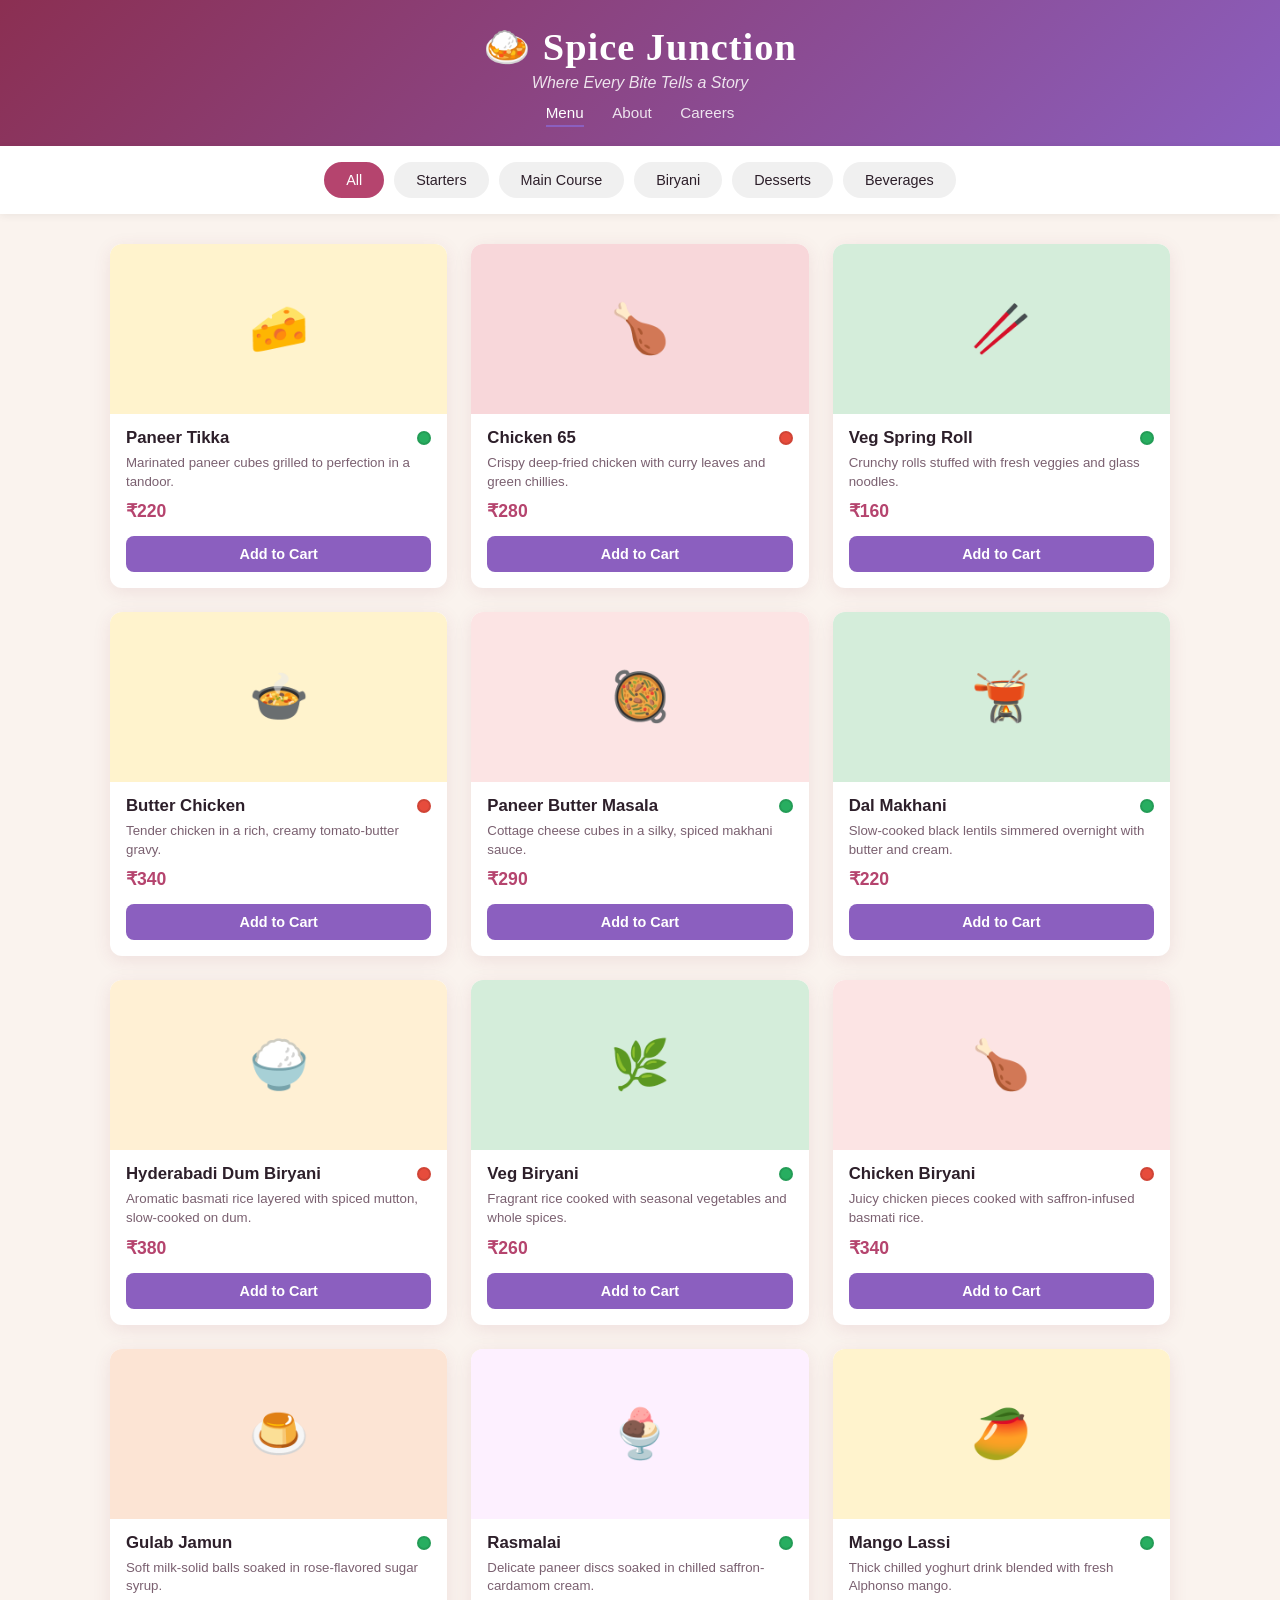
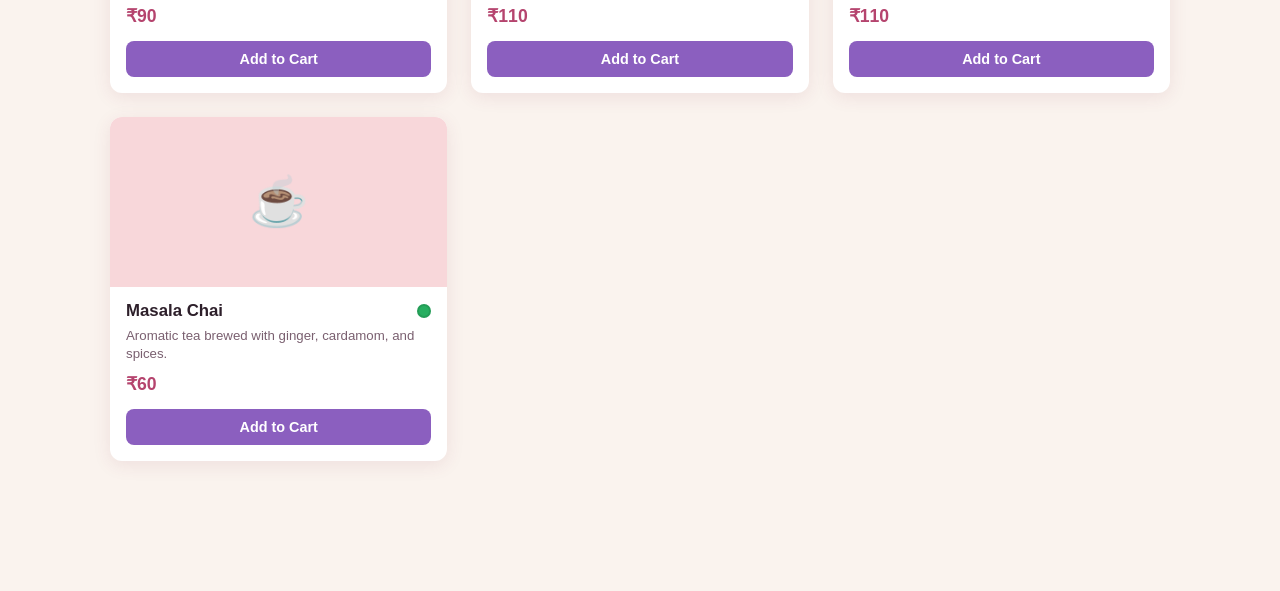
<file: index.html>
<!DOCTYPE html>
<html lang="en">
<head>
  <meta charset="UTF-8" />
  <meta name="viewport" content="width=device-width, initial-scale=1.0" />
  <title>Spice Junction — Menu</title>
  <link rel="stylesheet" href="style.css" />
</head>
<body>

  <!-- ===== HEADER ===== -->
  <header class="header">
    <div class="header-inner">
      <div class="logo">🍛 Spice Junction</div>
      <p class="tagline">Where Every Bite Tells a Story</p>
      <nav class="nav-links">
        <a href="index.html" class="active">Menu</a>
        <a href="Page_2_About/index.html">About</a>
        <a href="Page_3_Careers/careers.html">Careers</a>
      </nav>
    </div>
  </header>

  <!-- ===== CATEGORY FILTER BUTTONS ===== -->
  <section class="filter-section">
    <div class="filter-buttons">
      <button class="filter-btn active" data-category="All">All</button>
      <button class="filter-btn" data-category="Starters">Starters</button>
      <button class="filter-btn" data-category="Main Course">Main Course</button>
      <button class="filter-btn" data-category="Biryani">Biryani</button>
      <button class="filter-btn" data-category="Desserts">Desserts</button>
      <button class="filter-btn" data-category="Beverages">Beverages</button>
    </div>
  </section>

  <!-- ===== MENU CARDS GRID ===== -->
  <main class="menu-section">
    <div class="menu-grid" id="menuGrid"></div>
  </main>

  <!-- ===== STICKY CART BAR ===== -->
  <div class="cart-bar" id="cartBar">
    <div class="cart-summary" id="cartSummary" onclick="toggleCartDetails()">
      <span>🛒 <strong id="cartCount">0</strong> items</span>
      <span>Total: ₹<strong id="cartTotal">0</strong></span>
      <span class="cart-toggle-hint">▲ View Cart</span>
    </div>

    <!-- Expanded cart details -->
    <div class="cart-details" id="cartDetails">
      <h3>Your Order</h3>
      <ul id="cartItemList"></ul>
      <button class="clear-cart-btn" onclick="clearCart()">Clear Cart</button>
    </div>
  </div>

  <script src="script.js"></script>
</body>
</html>
</file>
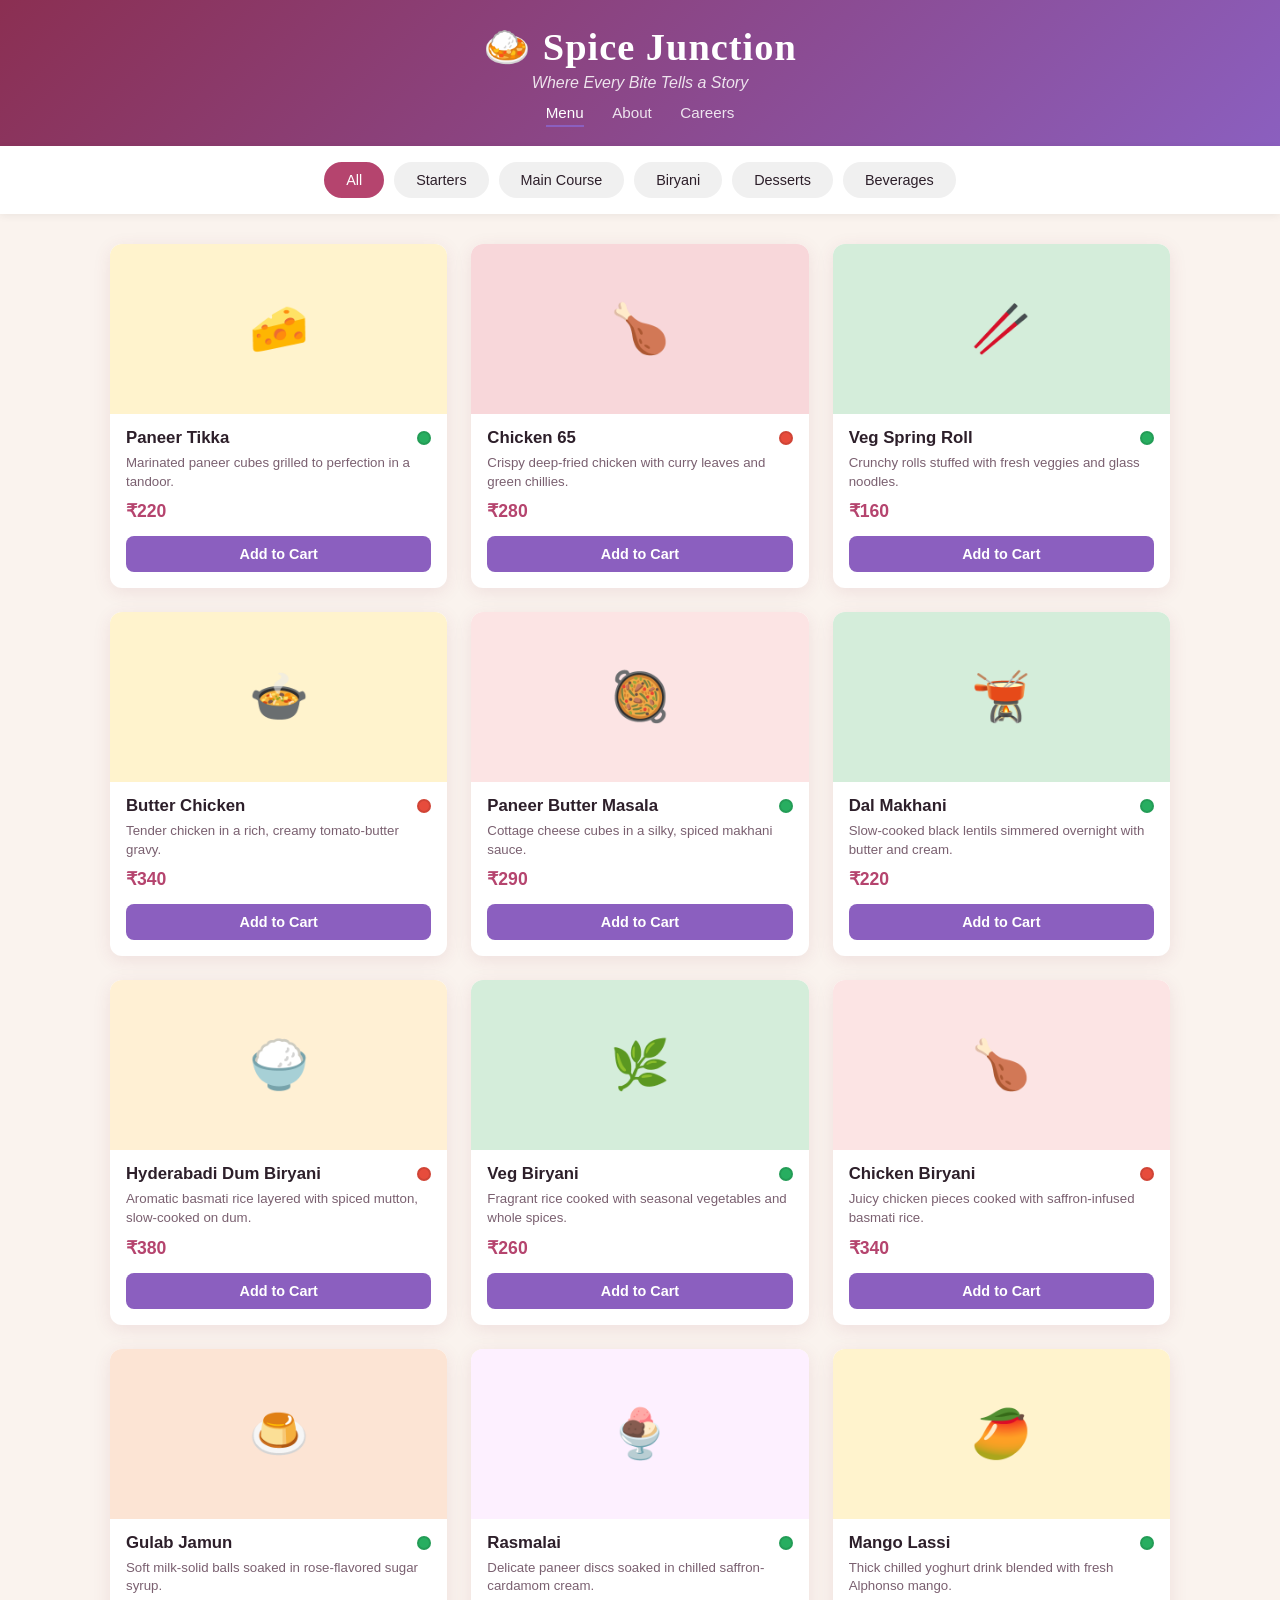
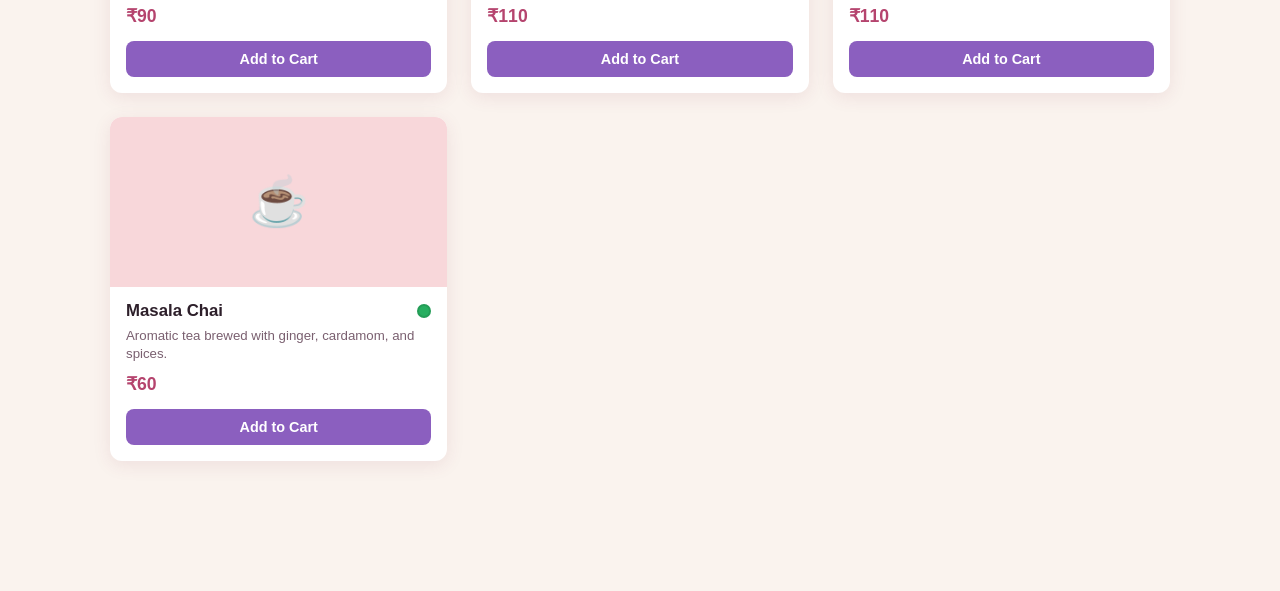
<file: Page_1_Menu/index.html>
<!DOCTYPE html>
<html lang="en">
<head>
  <meta charset="UTF-8" />
  <meta name="viewport" content="width=device-width, initial-scale=1.0" />
  <title>Spice Junction — Menu</title>
  <link rel="stylesheet" href="style.css" />
</head>
<body>

  <!-- ===== HEADER ===== -->
  <header class="header">
    <div class="header-inner">
      <div class="logo">🍛 Spice Junction</div>
      <p class="tagline">Where Every Bite Tells a Story</p>
      <nav class="nav-links">
        <a href="index.html" class="active">Menu</a>
        <a href="../Page_2_About/index.html">About</a>
        <a href="../Page_3_Careers/careers.html">Careers</a>
      </nav>
    </div>
  </header>

  <!-- ===== CATEGORY FILTER BUTTONS ===== -->
  <section class="filter-section">
    <div class="filter-buttons">
      <button class="filter-btn active" data-category="All">All</button>
      <button class="filter-btn" data-category="Starters">Starters</button>
      <button class="filter-btn" data-category="Main Course">Main Course</button>
      <button class="filter-btn" data-category="Biryani">Biryani</button>
      <button class="filter-btn" data-category="Desserts">Desserts</button>
      <button class="filter-btn" data-category="Beverages">Beverages</button>
    </div>
  </section>

  <!-- ===== MENU CARDS GRID ===== -->
  <main class="menu-section">
    <div class="menu-grid" id="menuGrid"></div>
  </main>

  <!-- ===== STICKY CART BAR ===== -->
  <div class="cart-bar" id="cartBar">
    <div class="cart-summary" id="cartSummary" onclick="toggleCartDetails()">
      <span>🛒 <strong id="cartCount">0</strong> items</span>
      <span>Total: ₹<strong id="cartTotal">0</strong></span>
      <span class="cart-toggle-hint">▲ View Cart</span>
    </div>

    <!-- Expanded cart details -->
    <div class="cart-details" id="cartDetails">
      <h3>Your Order</h3>
      <ul id="cartItemList"></ul>
      <button class="clear-cart-btn" onclick="clearCart()">Clear Cart</button>
    </div>
  </div>

  <script src="script.js"></script>
</body>
</html>
</file>
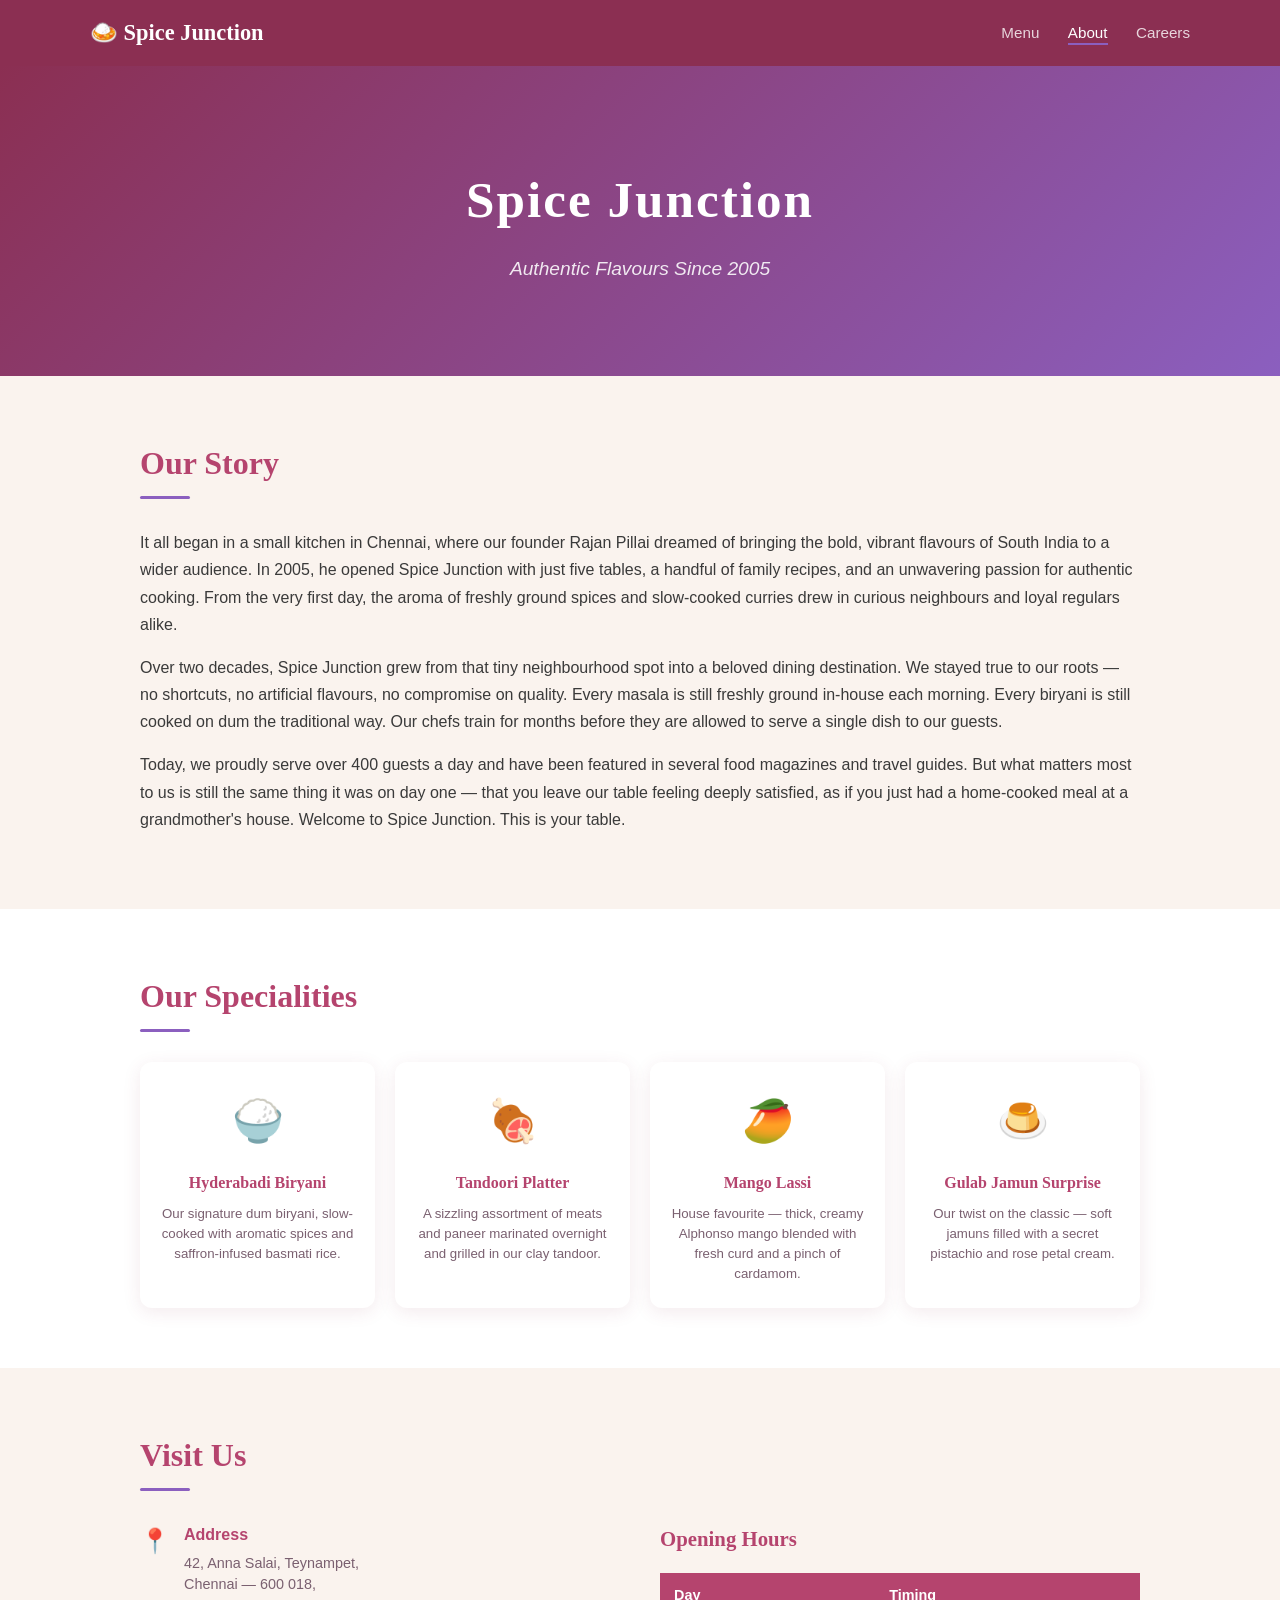
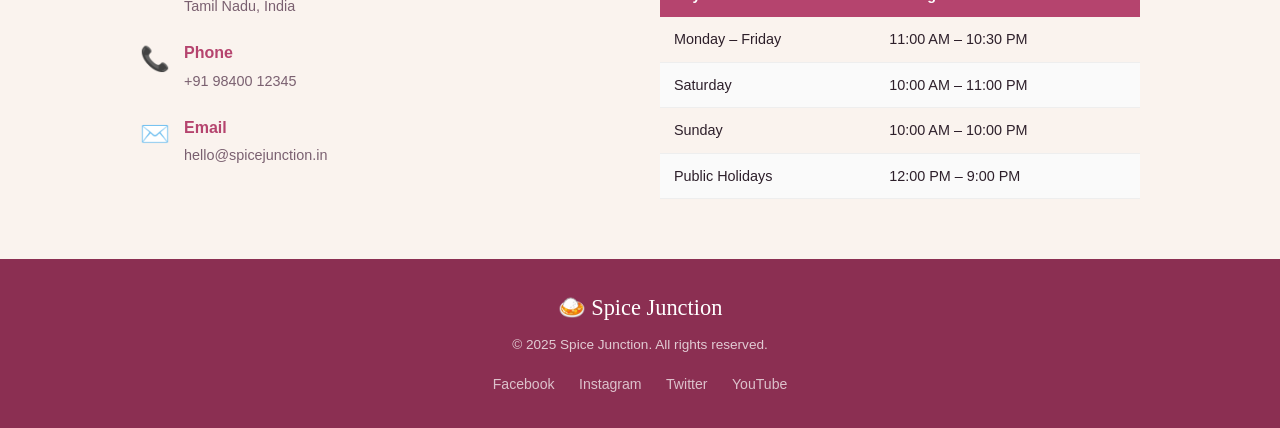
<file: Page_2_About/index.html>
<!DOCTYPE html>
<html lang="en">
<head>
  <meta charset="UTF-8" />
  <meta name="viewport" content="width=device-width, initial-scale=1.0" />
  <title>Spice Junction — About Us</title>
  <link rel="stylesheet" href="style.css" />
</head>
<body>

  <!-- ===== NAVIGATION BAR ===== -->
  <nav class="navbar">
    <div class="navbar-inner">
      <div class="nav-logo">🍛 Spice Junction</div>
      <div class="nav-links">
        <a href="../index.html">Menu</a>
        <a href="index.html" class="active">About</a>
        <a href="../Page_3_Careers/careers.html">Careers</a>
      </div>
    </div>
  </nav>

  <!-- ===== HERO SECTION ===== -->
  <section class="hero">
    <div class="hero-content">
      <h1>Spice Junction</h1>
      <p class="hero-tagline">Authentic Flavours Since 2005</p>
    </div>
  </section>

  <!-- ===== OUR STORY ===== -->
  <section class="section story-section">
    <div class="container">
      <h2 class="section-title">Our Story</h2>
      <div class="story-text">
        <p>
          It all began in a small kitchen in Chennai, where our founder Rajan Pillai dreamed of
          bringing the bold, vibrant flavours of South India to a wider audience. In 2005, he
          opened Spice Junction with just five tables, a handful of family recipes, and an
          unwavering passion for authentic cooking. From the very first day, the aroma of freshly
          ground spices and slow-cooked curries drew in curious neighbours and loyal regulars alike.
        </p>
        <p>
          Over two decades, Spice Junction grew from that tiny neighbourhood spot into a beloved
          dining destination. We stayed true to our roots — no shortcuts, no artificial flavours,
          no compromise on quality. Every masala is still freshly ground in-house each morning.
          Every biryani is still cooked on dum the traditional way. Our chefs train for months
          before they are allowed to serve a single dish to our guests.
        </p>
        <p>
          Today, we proudly serve over 400 guests a day and have been featured in several
          food magazines and travel guides. But what matters most to us is still the same thing
          it was on day one — that you leave our table feeling deeply satisfied, as if you just
          had a home-cooked meal at a grandmother's house. Welcome to Spice Junction. This is
          your table.
        </p>
      </div>
    </div>
  </section>

  <!-- ===== OUR SPECIALITIES ===== -->
  <section class="section specialities-section">
    <div class="container">
      <h2 class="section-title">Our Specialities</h2>
      <div class="specialities-grid">

        <div class="speciality-card">
          <div class="spec-icon">🍚</div>
          <h3>Hyderabadi Biryani</h3>
          <p>Our signature dum biryani, slow-cooked with aromatic spices and saffron-infused basmati rice.</p>
        </div>

        <div class="speciality-card">
          <div class="spec-icon">🍖</div>
          <h3>Tandoori Platter</h3>
          <p>A sizzling assortment of meats and paneer marinated overnight and grilled in our clay tandoor.</p>
        </div>

        <div class="speciality-card">
          <div class="spec-icon">🥭</div>
          <h3>Mango Lassi</h3>
          <p>House favourite — thick, creamy Alphonso mango blended with fresh curd and a pinch of cardamom.</p>
        </div>

        <div class="speciality-card">
          <div class="spec-icon">🍮</div>
          <h3>Gulab Jamun Surprise</h3>
          <p>Our twist on the classic — soft jamuns filled with a secret pistachio and rose petal cream.</p>
        </div>

      </div>
    </div>
  </section>

  <!-- ===== VISIT US ===== -->
  <section class="section visit-section">
    <div class="container">
      <h2 class="section-title">Visit Us</h2>
      <div class="visit-grid">

        <!-- Address & Contact -->
        <div class="visit-info">
          <div class="visit-item">
            <span class="visit-icon">📍</span>
            <div>
              <strong>Address</strong>
              <p>42, Anna Salai, Teynampet,<br />Chennai — 600 018,<br />Tamil Nadu, India</p>
            </div>
          </div>
          <div class="visit-item">
            <span class="visit-icon">📞</span>
            <div>
              <strong>Phone</strong>
              <p>+91 98400 12345</p>
            </div>
          </div>
          <div class="visit-item">
            <span class="visit-icon">✉️</span>
            <div>
              <strong>Email</strong>
              <p>hello@spicejunction.in</p>
            </div>
          </div>
        </div>

        <!-- Opening Hours Table -->
        <div class="hours-box">
          <h3>Opening Hours</h3>
          <table class="hours-table">
            <thead>
              <tr>
                <th>Day</th>
                <th>Timing</th>
              </tr>
            </thead>
            <tbody>
              <tr>
                <td>Monday – Friday</td>
                <td>11:00 AM – 10:30 PM</td>
              </tr>
              <tr>
                <td>Saturday</td>
                <td>10:00 AM – 11:00 PM</td>
              </tr>
              <tr>
                <td>Sunday</td>
                <td>10:00 AM – 10:00 PM</td>
              </tr>
              <tr>
                <td>Public Holidays</td>
                <td>12:00 PM – 9:00 PM</td>
              </tr>
            </tbody>
          </table>
        </div>

      </div>
    </div>
  </section>

  <!-- ===== FOOTER ===== -->
  <footer class="footer">
    <div class="footer-inner">
      <p class="footer-name">🍛 Spice Junction</p>
      <p class="footer-copy">© 2025 Spice Junction. All rights reserved.</p>
      <div class="footer-social">
        <a href="#">Facebook</a>
        <a href="#">Instagram</a>
        <a href="#">Twitter</a>
        <a href="#">YouTube</a>
      </div>
    </div>
  </footer>

</body>
</html>
</file>
<file: style.css>
/* --- CSS Variables (Color Theme: Warm Pink + Purple + Beige) --- */
:root {
  --primary: #b5446e;        /* deep rose pink */
  --primary-dark: #8b2f52;   /* darker plum rose */
  --accent: #8b5fbf;         /* soft purple */
  --accent-light: #c9a8e8;   /* lavender */
  --bg: #faf3ee;             /* warm beige */
  --card-bg: #ffffff;
  --text: #2d1f2a;           /* deep plum-dark */
  --text-muted: #7a6070;
  --green: #27ae60;
  --red: #e74c3c;
  --shadow: 0 4px 18px rgba(139,47,82,0.10);
  --radius: 12px;
  --font-heading: 'Georgia', serif;
  --font-body: 'Segoe UI', Tahoma, Geneva, Verdana, sans-serif;
}

/* --- Global Reset --- */
* {
  margin: 0;
  padding: 0;
  box-sizing: border-box;
}

body {
  background-color: var(--bg);
  font-family: var(--font-body);
  color: var(--text);
  padding-bottom: 100px; /* space for sticky cart bar */
}

/* ===== HEADER ===== */
.header {
  background: linear-gradient(135deg, var(--primary-dark) 0%, var(--accent) 100%);
  color: white;
  padding: 24px 20px;
  text-align: center;
}

.header-inner {
  max-width: 1100px;
  margin: 0 auto;
}

.logo {
  font-family: var(--font-heading);
  font-size: 2.4rem;
  font-weight: bold;
  letter-spacing: 1px;
}

.tagline {
  font-size: 1rem;
  opacity: 0.85;
  margin-top: 4px;
  font-style: italic;
}

/* nav links in header */
.nav-links {
  margin-top: 12px;
}

.nav-links a {
  color: rgba(255,255,255,0.85);
  text-decoration: none;
  margin: 0 12px;
  font-size: 0.95rem;
  padding: 4px 0;
  border-bottom: 2px solid transparent;
  transition: all 0.2s;
}

.nav-links a:hover,
.nav-links a.active {
  color: white;
  border-bottom-color: var(--accent);
}

/* ===== FILTER BUTTONS ===== */
.filter-section {
  background: #fff;
  padding: 16px 20px;
  box-shadow: 0 2px 8px rgba(0,0,0,0.06);
  position: sticky;
  top: 0;
  z-index: 100;
}

.filter-buttons {
  display: flex;
  flex-wrap: wrap;
  gap: 10px;
  justify-content: center;
  max-width: 1100px;
  margin: 0 auto;
}

.filter-btn {
  background: #f0f0f0;
  color: var(--text);
  border: 2px solid transparent;
  padding: 8px 20px;
  border-radius: 25px;
  font-size: 0.9rem;
  cursor: pointer;
  font-family: var(--font-body);
  transition: all 0.2s ease;
}

.filter-btn:hover {
  background: #f0e4f7;
  border-color: var(--accent);
  color: var(--accent);
}

/* Active filter button */
.filter-btn.active {
  background: var(--primary);
  color: white;
  border-color: var(--primary);
}

/* ===== MENU GRID ===== */
.menu-section {
  max-width: 1100px;
  margin: 30px auto;
  padding: 0 20px;
}

.menu-grid {
  display: grid;
  grid-template-columns: repeat(3, 1fr); /* 3 columns on desktop */
  gap: 24px;
}

/* ===== INDIVIDUAL MENU CARD ===== */
.menu-card {
  background: var(--card-bg);
  border-radius: var(--radius);
  box-shadow: var(--shadow);
  overflow: hidden;
  display: flex;
  flex-direction: column;
  transition: transform 0.25s ease, box-shadow 0.25s ease;
}

/* Hover effect */
.menu-card:hover {
  transform: translateY(-6px);
  box-shadow: 0 10px 28px rgba(0,0,0,0.15);
}

/* Card image / placeholder div */
.card-image {
  width: 100%;
  height: 170px;
  object-fit: cover;
  display: block;
}

/* Colored placeholder when no real image */
.card-placeholder {
  width: 100%;
  height: 170px;
  display: flex;
  align-items: center;
  justify-content: center;
  font-size: 3rem;
}

/* Card text body */
.card-body {
  padding: 14px 16px;
  flex: 1;
  display: flex;
  flex-direction: column;
  gap: 6px;
}

/* Top row: name + veg indicator */
.card-top-row {
  display: flex;
  align-items: center;
  justify-content: space-between;
  gap: 8px;
}

.card-name {
  font-size: 1.05rem;
  font-weight: 700;
  color: var(--text);
}

/* Veg / Non-veg indicator dot */
.veg-indicator {
  width: 14px;
  height: 14px;
  border-radius: 50%;
  flex-shrink: 0;
  border: 2px solid rgba(0,0,0,0.1);
}

.veg-indicator.veg {
  background-color: var(--green);
}

.veg-indicator.non-veg {
  background-color: var(--red);
}

.card-description {
  font-size: 0.83rem;
  color: var(--text-muted);
  line-height: 1.4;
}

.card-price {
  font-size: 1.1rem;
  font-weight: 700;
  color: var(--primary);
  margin-top: 4px;
}

/* Add to Cart button */
.add-btn {
  margin: 0 16px 16px 16px;
  padding: 10px;
  background: var(--accent);
  color: white;
  border: none;
  border-radius: 8px;
  font-size: 0.9rem;
  font-weight: 600;
  cursor: pointer;
  font-family: var(--font-body);
  transition: background 0.2s ease, transform 0.15s;
}

.add-btn:hover {
  background: #6e44a0;
  transform: scale(1.02);
}

/* Button briefly turns green when item is added */
.add-btn.added {
  background: var(--green);
}

/* ===== STICKY CART BAR ===== */
.cart-bar {
  position: fixed;
  bottom: 0;
  left: 0;
  right: 0;
  background: var(--primary-dark);
  color: white;
  z-index: 999;
  box-shadow: 0 -4px 16px rgba(0,0,0,0.25);
  display: none; /* hidden until items added */
}

/* Show cart bar when it has items */
.cart-bar.visible {
  display: block;
}

.cart-summary {
  display: flex;
  align-items: center;
  justify-content: space-between;
  padding: 14px 24px;
  cursor: pointer;
  font-size: 1rem;
}

.cart-toggle-hint {
  font-size: 0.8rem;
  opacity: 0.8;
}

/* Expanded cart details panel */
.cart-details {
  background: #fff;
  color: var(--text);
  padding: 16px 24px;
  max-height: 260px;
  overflow-y: auto;
  display: none; /* toggled by JS */
  border-top: 2px solid var(--accent);
}

.cart-details.open {
  display: block;
}

.cart-details h3 {
  margin-bottom: 10px;
  color: var(--primary);
  font-family: var(--font-heading);
}

.cart-details ul {
  list-style: none;
  display: flex;
  flex-direction: column;
  gap: 6px;
}

.cart-details ul li {
  display: flex;
  justify-content: space-between;
  font-size: 0.9rem;
  border-bottom: 1px dashed #eee;
  padding-bottom: 4px;
}

/* Clear cart button */
.clear-cart-btn {
  margin-top: 12px;
  padding: 8px 18px;
  background: var(--red);
  color: white;
  border: none;
  border-radius: 6px;
  cursor: pointer;
  font-family: var(--font-body);
  font-size: 0.85rem;
}

.clear-cart-btn:hover {
  background: #c0392b;
}

/* ===== RESPONSIVE — 1 column on mobile ===== */
@media (max-width: 768px) {
  .menu-grid {
    grid-template-columns: 1fr;
  }

  .logo {
    font-size: 1.8rem;
  }

  .cart-summary {
    font-size: 0.9rem;
    padding: 12px 16px;
  }
}
</file>
<file: Page_1_Menu/style.css>
/* --- CSS Variables (Color Theme: Warm Pink + Purple + Beige) --- */
:root {
  --primary: #b5446e;        /* deep rose pink */
  --primary-dark: #8b2f52;   /* darker plum rose */
  --accent: #8b5fbf;         /* soft purple */
  --accent-light: #c9a8e8;   /* lavender */
  --bg: #faf3ee;             /* warm beige */
  --card-bg: #ffffff;
  --text: #2d1f2a;           /* deep plum-dark */
  --text-muted: #7a6070;
  --green: #27ae60;
  --red: #e74c3c;
  --shadow: 0 4px 18px rgba(139,47,82,0.10);
  --radius: 12px;
  --font-heading: 'Georgia', serif;
  --font-body: 'Segoe UI', Tahoma, Geneva, Verdana, sans-serif;
}

/* --- Global Reset --- */
* {
  margin: 0;
  padding: 0;
  box-sizing: border-box;
}

body {
  background-color: var(--bg);
  font-family: var(--font-body);
  color: var(--text);
  padding-bottom: 100px; /* space for sticky cart bar */
}

/* ===== HEADER ===== */
.header {
  background: linear-gradient(135deg, var(--primary-dark) 0%, var(--accent) 100%);
  color: white;
  padding: 24px 20px;
  text-align: center;
}

.header-inner {
  max-width: 1100px;
  margin: 0 auto;
}

.logo {
  font-family: var(--font-heading);
  font-size: 2.4rem;
  font-weight: bold;
  letter-spacing: 1px;
}

.tagline {
  font-size: 1rem;
  opacity: 0.85;
  margin-top: 4px;
  font-style: italic;
}

/* nav links in header */
.nav-links {
  margin-top: 12px;
}

.nav-links a {
  color: rgba(255,255,255,0.85);
  text-decoration: none;
  margin: 0 12px;
  font-size: 0.95rem;
  padding: 4px 0;
  border-bottom: 2px solid transparent;
  transition: all 0.2s;
}

.nav-links a:hover,
.nav-links a.active {
  color: white;
  border-bottom-color: var(--accent);
}

/* ===== FILTER BUTTONS ===== */
.filter-section {
  background: #fff;
  padding: 16px 20px;
  box-shadow: 0 2px 8px rgba(0,0,0,0.06);
  position: sticky;
  top: 0;
  z-index: 100;
}

.filter-buttons {
  display: flex;
  flex-wrap: wrap;
  gap: 10px;
  justify-content: center;
  max-width: 1100px;
  margin: 0 auto;
}

.filter-btn {
  background: #f0f0f0;
  color: var(--text);
  border: 2px solid transparent;
  padding: 8px 20px;
  border-radius: 25px;
  font-size: 0.9rem;
  cursor: pointer;
  font-family: var(--font-body);
  transition: all 0.2s ease;
}

.filter-btn:hover {
  background: #f0e4f7;
  border-color: var(--accent);
  color: var(--accent);
}

/* Active filter button */
.filter-btn.active {
  background: var(--primary);
  color: white;
  border-color: var(--primary);
}

/* ===== MENU GRID ===== */
.menu-section {
  max-width: 1100px;
  margin: 30px auto;
  padding: 0 20px;
}

.menu-grid {
  display: grid;
  grid-template-columns: repeat(3, 1fr); /* 3 columns on desktop */
  gap: 24px;
}

/* ===== INDIVIDUAL MENU CARD ===== */
.menu-card {
  background: var(--card-bg);
  border-radius: var(--radius);
  box-shadow: var(--shadow);
  overflow: hidden;
  display: flex;
  flex-direction: column;
  transition: transform 0.25s ease, box-shadow 0.25s ease;
}

/* Hover effect */
.menu-card:hover {
  transform: translateY(-6px);
  box-shadow: 0 10px 28px rgba(0,0,0,0.15);
}

/* Card image / placeholder div */
.card-image {
  width: 100%;
  height: 170px;
  object-fit: cover;
  display: block;
}

/* Colored placeholder when no real image */
.card-placeholder {
  width: 100%;
  height: 170px;
  display: flex;
  align-items: center;
  justify-content: center;
  font-size: 3rem;
}

/* Card text body */
.card-body {
  padding: 14px 16px;
  flex: 1;
  display: flex;
  flex-direction: column;
  gap: 6px;
}

/* Top row: name + veg indicator */
.card-top-row {
  display: flex;
  align-items: center;
  justify-content: space-between;
  gap: 8px;
}

.card-name {
  font-size: 1.05rem;
  font-weight: 700;
  color: var(--text);
}

/* Veg / Non-veg indicator dot */
.veg-indicator {
  width: 14px;
  height: 14px;
  border-radius: 50%;
  flex-shrink: 0;
  border: 2px solid rgba(0,0,0,0.1);
}

.veg-indicator.veg {
  background-color: var(--green);
}

.veg-indicator.non-veg {
  background-color: var(--red);
}

.card-description {
  font-size: 0.83rem;
  color: var(--text-muted);
  line-height: 1.4;
}

.card-price {
  font-size: 1.1rem;
  font-weight: 700;
  color: var(--primary);
  margin-top: 4px;
}

/* Add to Cart button */
.add-btn {
  margin: 0 16px 16px 16px;
  padding: 10px;
  background: var(--accent);
  color: white;
  border: none;
  border-radius: 8px;
  font-size: 0.9rem;
  font-weight: 600;
  cursor: pointer;
  font-family: var(--font-body);
  transition: background 0.2s ease, transform 0.15s;
}

.add-btn:hover {
  background: #6e44a0;
  transform: scale(1.02);
}

/* Button briefly turns green when item is added */
.add-btn.added {
  background: var(--green);
}

/* ===== STICKY CART BAR ===== */
.cart-bar {
  position: fixed;
  bottom: 0;
  left: 0;
  right: 0;
  background: var(--primary-dark);
  color: white;
  z-index: 999;
  box-shadow: 0 -4px 16px rgba(0,0,0,0.25);
  display: none; /* hidden until items added */
}

/* Show cart bar when it has items */
.cart-bar.visible {
  display: block;
}

.cart-summary {
  display: flex;
  align-items: center;
  justify-content: space-between;
  padding: 14px 24px;
  cursor: pointer;
  font-size: 1rem;
}

.cart-toggle-hint {
  font-size: 0.8rem;
  opacity: 0.8;
}

/* Expanded cart details panel */
.cart-details {
  background: #fff;
  color: var(--text);
  padding: 16px 24px;
  max-height: 260px;
  overflow-y: auto;
  display: none; /* toggled by JS */
  border-top: 2px solid var(--accent);
}

.cart-details.open {
  display: block;
}

.cart-details h3 {
  margin-bottom: 10px;
  color: var(--primary);
  font-family: var(--font-heading);
}

.cart-details ul {
  list-style: none;
  display: flex;
  flex-direction: column;
  gap: 6px;
}

.cart-details ul li {
  display: flex;
  justify-content: space-between;
  font-size: 0.9rem;
  border-bottom: 1px dashed #eee;
  padding-bottom: 4px;
}

/* Clear cart button */
.clear-cart-btn {
  margin-top: 12px;
  padding: 8px 18px;
  background: var(--red);
  color: white;
  border: none;
  border-radius: 6px;
  cursor: pointer;
  font-family: var(--font-body);
  font-size: 0.85rem;
}

.clear-cart-btn:hover {
  background: #c0392b;
}

/* ===== RESPONSIVE — 1 column on mobile ===== */
@media (max-width: 768px) {
  .menu-grid {
    grid-template-columns: 1fr;
  }

  .logo {
    font-size: 1.8rem;
  }

  .cart-summary {
    font-size: 0.9rem;
    padding: 12px 16px;
  }
}
</file>
<file: Page_2_About/style.css>
:root {
  --primary: #b5446e;
  --primary-dark: #8b2f52;
  --accent: #8b5fbf;
  --accent-light: #ede0f7;
  --bg: #faf3ee;
  --section-alt: #fff;
  --text: #2d1f2a;
  --text-muted: #7a6070;
  --shadow: 0 4px 18px rgba(139,47,82,0.10);
  --radius: 12px;
  --font-heading: 'Georgia', serif;
  --font-body: 'Segoe UI', Tahoma, Geneva, Verdana, sans-serif;
}

/* --- Reset --- */
* {
  margin: 0;
  padding: 0;
  box-sizing: border-box;
}

body {
  font-family: var(--font-body);
  background: var(--bg);
  color: var(--text);
  line-height: 1.7;
}

/* ===== NAVBAR ===== */
.navbar {
  background: var(--primary-dark);
  padding: 14px 24px;
  position: sticky;
  top: 0;
  z-index: 100;
}

.navbar-inner {
  display: flex;
  align-items: center;
  justify-content: space-between;
  max-width: 1100px;
  margin: 0 auto;
}

.nav-logo {
  color: white;
  font-family: var(--font-heading);
  font-size: 1.4rem;
  font-weight: bold;
}

.nav-links a {
  color: rgba(255,255,255,0.8);
  text-decoration: none;
  margin-left: 24px;
  font-size: 0.95rem;
  border-bottom: 2px solid transparent;
  padding-bottom: 2px;
  transition: all 0.2s;
}

.nav-links a:hover,
.nav-links a.active {
  color: white;
  border-bottom-color: var(--accent);
}

/* ===== HERO ===== */
.hero {
  background: linear-gradient(135deg, var(--primary-dark) 0%, var(--accent) 100%);
  color: white;
  text-align: center;
  padding: 90px 20px;
}

.hero h1 {
  font-family: var(--font-heading);
  font-size: 3.2rem;
  letter-spacing: 2px;
  margin-bottom: 10px;
}

.hero-tagline {
  font-size: 1.2rem;
  font-style: italic;
  opacity: 0.88;
}

/* ===== GENERAL SECTION STYLING ===== */
.section {
  padding: 60px 20px;
}

.section:nth-child(even) {
  background: var(--section-alt);
}

.container {
  max-width: 1000px;
  margin: 0 auto;
}

.section-title {
  font-family: var(--font-heading);
  font-size: 2rem;
  color: var(--primary);
  margin-bottom: 30px;
  position: relative;
  display: inline-block;
}

/* Underline accent below section titles */
.section-title::after {
  content: "";
  display: block;
  width: 50px;
  height: 3px;
  background: var(--accent);
  margin-top: 6px;
  border-radius: 2px;
}

/* ===== OUR STORY ===== */
.story-text p {
  margin-bottom: 16px;
  font-size: 1rem;
  color: #3a3a3a;
}

/* ===== SPECIALITIES ===== */
.specialities-section {
  background: #f7eef9;
}

.specialities-grid {
  display: grid;
  grid-template-columns: repeat(4, 1fr);
  gap: 20px;
}

.speciality-card {
  background: white;
  border-radius: var(--radius);
  box-shadow: var(--shadow);
  padding: 24px 18px;
  text-align: center;
  transition: transform 0.25s, box-shadow 0.25s;
}

.speciality-card:hover {
  transform: translateY(-5px);
  box-shadow: 0 10px 24px rgba(0,0,0,0.12);
}

.spec-icon {
  font-size: 2.6rem;
  margin-bottom: 12px;
}

.speciality-card h3 {
  font-family: var(--font-heading);
  font-size: 1rem;
  color: var(--primary);
  margin-bottom: 8px;
}

.speciality-card p {
  font-size: 0.83rem;
  color: var(--text-muted);
  line-height: 1.5;
}

/* ===== VISIT US ===== */
.visit-grid {
  display: grid;
  grid-template-columns: 1fr 1fr;
  gap: 40px;
  align-items: start;
}

.visit-item {
  display: flex;
  gap: 14px;
  margin-bottom: 22px;
  align-items: flex-start;
}

.visit-icon {
  font-size: 1.5rem;
  flex-shrink: 0;
}

.visit-item strong {
  display: block;
  margin-bottom: 4px;
  color: var(--primary);
}

.visit-item p {
  font-size: 0.9rem;
  color: var(--text-muted);
  line-height: 1.5;
}

/* Hours table */
.hours-box h3 {
  font-family: var(--font-heading);
  font-size: 1.3rem;
  color: var(--primary);
  margin-bottom: 16px;
}

.hours-table {
  width: 100%;
  border-collapse: collapse;
  font-size: 0.9rem;
}

.hours-table th {
  background: var(--primary);
  color: white;
  padding: 10px 14px;
  text-align: left;
}

.hours-table td {
  padding: 10px 14px;
  border-bottom: 1px solid #eee;
}

.hours-table tr:nth-child(even) td {
  background: #fafafa;
}

/* ===== FOOTER ===== */
.footer {
  background: var(--primary-dark);
  color: white;
  text-align: center;
  padding: 30px 20px;
}

.footer-inner {
  max-width: 1000px;
  margin: 0 auto;
}

.footer-name {
  font-family: var(--font-heading);
  font-size: 1.4rem;
  margin-bottom: 6px;
}

.footer-copy {
  font-size: 0.85rem;
  opacity: 0.75;
  margin-bottom: 14px;
}

.footer-social a {
  color: rgba(255,255,255,0.7);
  text-decoration: none;
  margin: 0 10px;
  font-size: 0.88rem;
  transition: color 0.2s;
}

.footer-social a:hover {
  color: var(--accent);
}

/* ===== RESPONSIVE ===== */
@media (max-width: 768px) {
  .hero h1 {
    font-size: 2rem;
  }

  .specialities-grid {
    grid-template-columns: repeat(2, 1fr);
  }

  .visit-grid {
    grid-template-columns: 1fr;
  }

  .navbar-inner {
    flex-direction: column;
    gap: 10px;
  }

  .nav-links a {
    margin-left: 12px;
  }
}

@media (max-width: 480px) {
  .specialities-grid {
    grid-template-columns: 1fr;
  }
}
</file>
